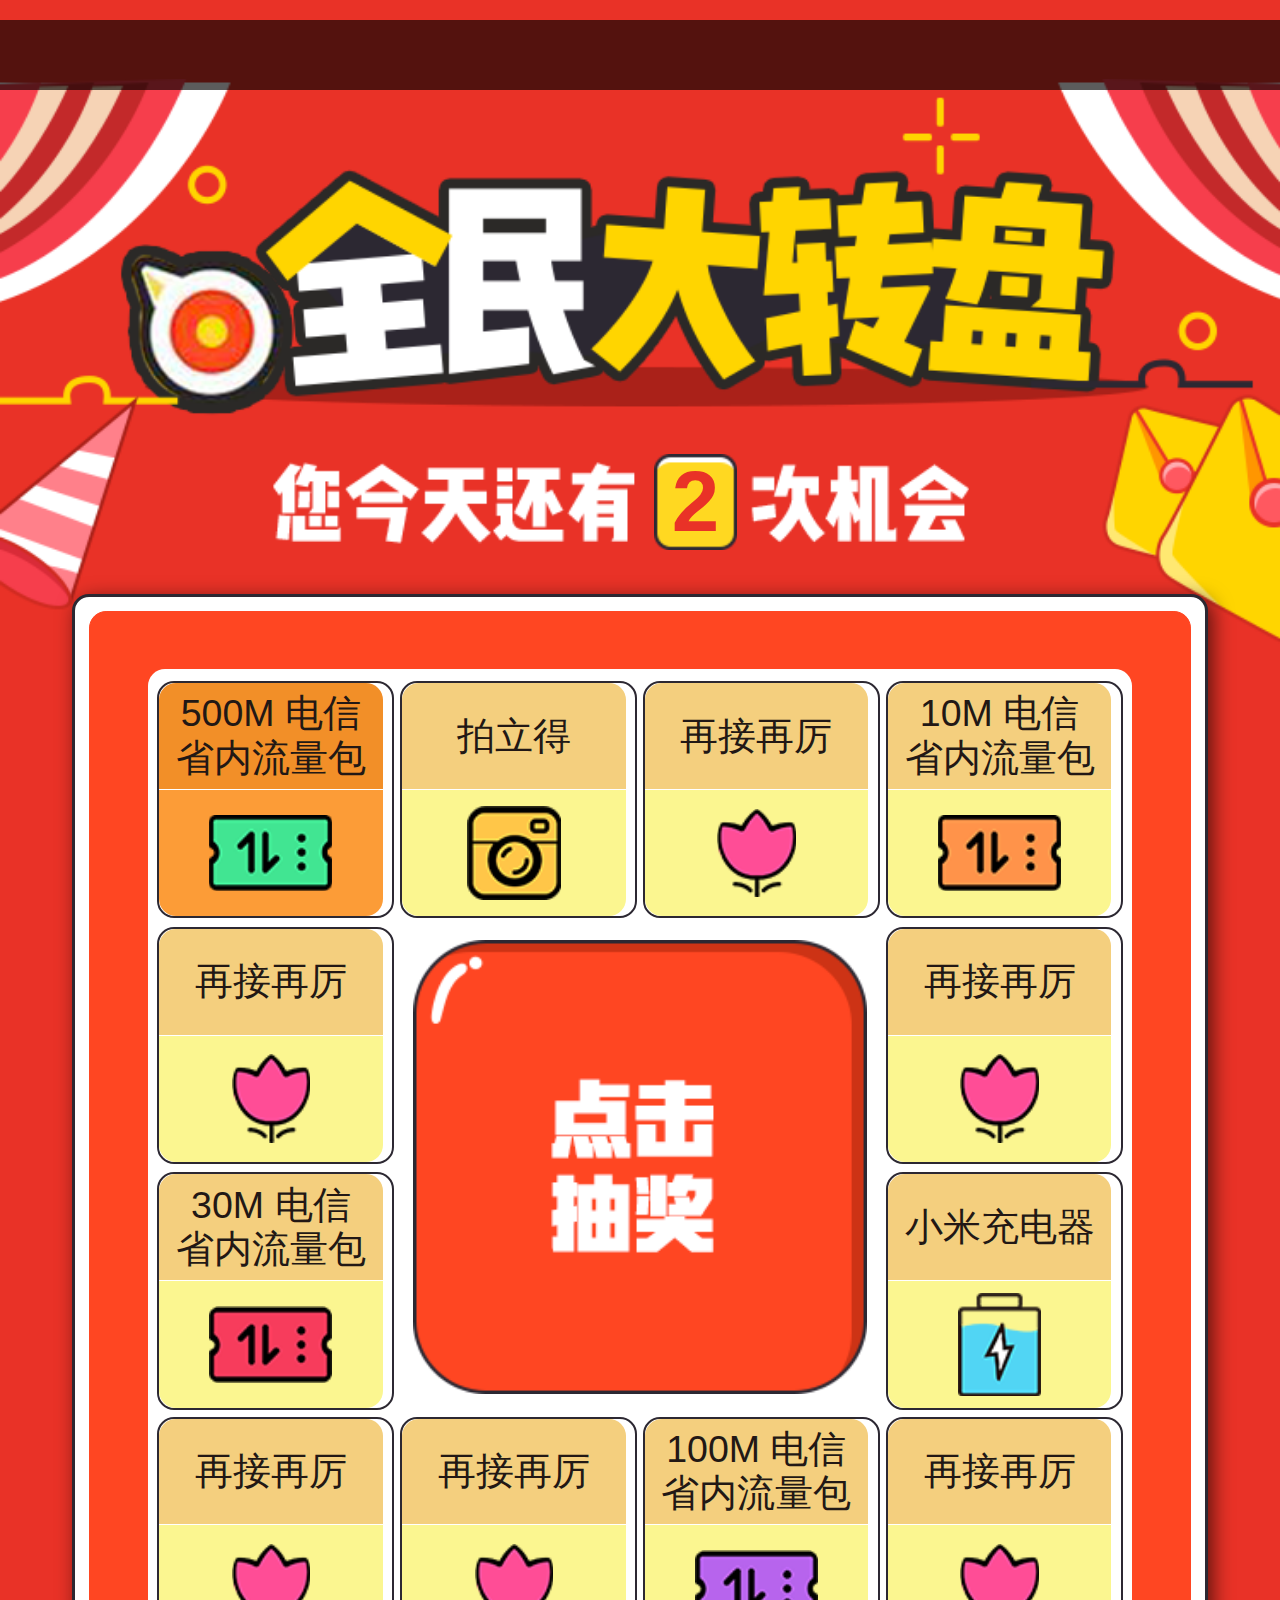
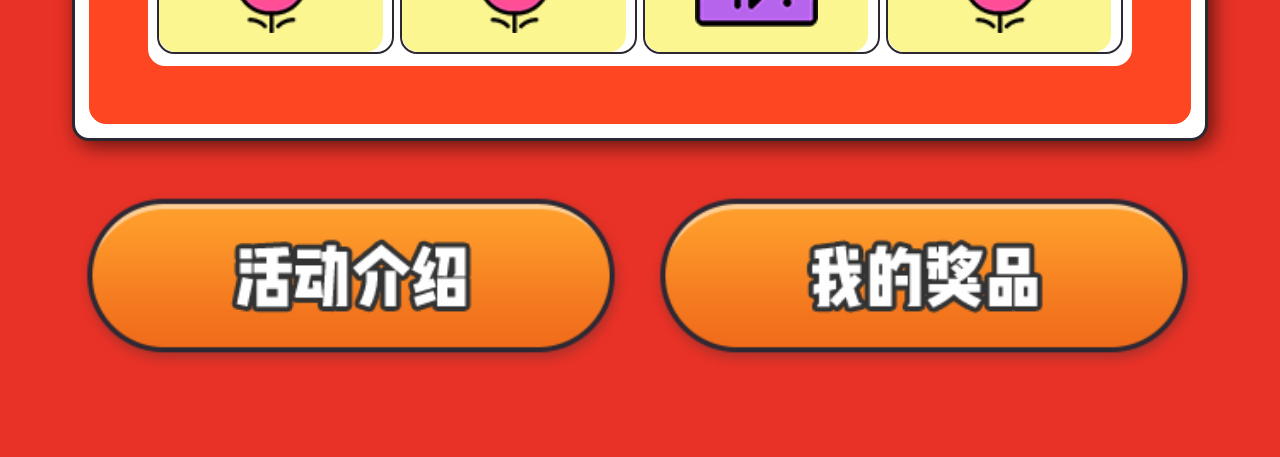
<file: index.html>
<!DOCTYPE html>
<html lang="en">
<head>
    <meta charset="UTF-8">
    <meta name="viewport"
          content="width=device-width, user-scalable=no, initial-scale=1.0, maximum-scale=1.0, minimum-scale=1.0">
    <title>天津电信微信客服</title>
    <link rel="stylesheet" href="css/reset.min.css">
    <link rel="stylesheet" href="css/style.css">
</head>
<body>
<section>
    <div class="topTextWrap">
        <div class="topTextInner">
            <p>
                <span>13651312162用户获得50元手机充值卷</span>
                <span>13651312162用户获得50元手机充值卷</span>
                <span>13651312162用户获得50元手机充值卷</span>
            </p>
        </div>
    </div>
    <header>
        <div>
            <span></span>
            <span id="num">2</span>
            <span></span>
        </div>
    </header>
    <section>
        <div class="wrapBox">
            <div class="middleBox">
                <div class="innerBox">
                    <ul>
                        <li class="active">
                            <span>500M&nbsp;电信<br>省内流量包</span>
                            <span>
                                <i></i>
                            </span>
                        </li>
                        <li>
                            <span>拍立得</span>
                            <span>
                                <i></i>
                            </span>
                        </li>
                        <li>
                            <span>再接再厉</span>
                            <span>
                                <i></i>
                            </span>
                        </li>
                        <li>
                            <span>10M&nbsp;电信<br>省内流量包</span>
                            <span>
                                <i></i>
                            </span>
                        </li>
                        <li>
                            <span>再接再厉</span>
                            <span>
                                <i></i>
                            </span>
                        </li>
                        <li>
                            <span>再接再厉</span>
                            <span>
                                <i></i>
                            </span>
                        </li>
                        <li>
                            <span>30M&nbsp;电信<br>省内流量包</span>
                            <span>
                                <i></i>
                            </span>
                        </li>
                        <li>
                            <span>小米充电器</span>
                            <span>
                                <i></i>
                            </span>
                        </li>
                        <li>
                            <span>再接再厉</span>
                            <span>
                                <i></i>
                            </span>
                        </li>
                        <li>
                            <span>再接再厉</span>
                            <span>
                                <i></i>
                            </span>
                        </li>
                        <li>
                            <span>100M&nbsp;电信<br>省内流量包</span>
                            <span>
                                <i></i>
                            </span>
                        </li>
                        <li>
                            <span>再接再厉</span>
                            <span>
                                <i></i>
                            </span>
                        </li>
                    </ul>
                    <div class="cjBtn"></div>
                </div>
            </div>
        </div>
    </section>
    <footer>
        <div id="hdBtn"></div>
        <div id="homeMyJpBtn"></div>
    </footer>
</section>
<!--遮罩层-->
<div class="mask" id="mask"></div>
<!--没机会弹窗-->
<div class="tc_1">
    <div>非常抱歉</div>
    <div>
        <p>您今天的抽奖机会已用光<br>明天再来吧</p>
        <div class="tcBtn">
            <p>确定</p>
        </div>
    </div>
</div>
<!--没奖品弹窗-->
<div id="tc-1" class="tc_1">
    <div>很遗憾</div>
    <div>
        <p>没抽中任何奖品<br>明日再接再厉</p>
        <div class="tcBtn">
            <p>确定</p>
        </div>
    </div>
</div>
<!--签到成功弹窗-->
<div id="tc-2" class="tc_2">
    <div>
        <div>
            签到成功
        </div>
        <span></span>
        <span></span>
    </div>
    <div>
        <p>恭喜您签到成功<br>赢得2次大转盘抽奖机会<br>快去试试你的手气吧！<br>分享朋友圈您会额外获得2次机会</p>
        <div class="tcBtn">
            <p>确定</p>
        </div>
    </div>
</div>
<!--中奖弹窗-->
<div id="tc-3" class="tc_2">
    <div>
        <div>
            中奖啦
        </div>
        <span></span>
        <span></span>
    </div>
    <div>
        <p>恭喜您抽中<span>20元电信话费</span>奖励<br>奖品已经放到奖品列表里</p>
        <div class="tcBtn">
            <p>确定</p>
        </div>
    </div>
</div>
<!--签到弹窗-->
<div id="tc-4" class="tc_3">
    <div>
        <span></span>
        <span class="tcClose"></span>
    </div>
    <div>
        <p>每日来签到<br>即可获得大转盘抽奖机会<br>分享朋友圈您会额外获得2次机会</p>
        <div class="tcBtn">
            <p>确定</p>
        </div>
    </div>
</div>
<!--活动规则弹窗-->
<div id="tc-5" class="tc_hdgz">
    <div>
        <span id="closeTc_5"></span>
        <span></span>
        活动规则
    </div>
    <div>
        <div>
            <p>
                <span>活动时间：</span>2017年9月20日-9月25日
            </p>
            <p>
                <span>奖项设置：</span>
            </p>
            <p>一等奖：100元京东电子卡</p>
            <p>二等奖：1G电信本地流量</p>
            <p>三等奖：10元电信话费</p>
            <p>参与奖：50M本地流量</p>
            <p>
                <span>活动规则：</span>
            </p>
            <p>每天默认一次翻牌机会，体验“中国电信天津客服”微信公众号中“轻松查”菜单内服务可额外获得一次，每天每位用户最多有两次机会；</p>
            <p>
                <span>说明：</span>
            </p>
            <p>1、活动奖励在中奖后五个工作日内充值到注册手机号中，可通过公众号点击菜单 “轻松查-更多服务-套餐余量”查询；</p>
            <p>2、京东电子卡有限期为自激活日期起36个月，京东卡不记名、不挂失、不计息、不兑换、不可修改密码，请妥善保管账号及密码。</p>
            <p>2、京东电子卡有限期为自激活日期起36个月，京东卡不记名、不挂失、不计息、不兑换、不可修改密码，请妥善保管账号及密码。</p>
            <p>2、京东电子卡有限期为自激活日期起36个月，京东卡不记名、不挂失、不计息、不兑换、不可修改密码，请妥善保管账号及密码。</p>
            <p>2、京东电子卡有限期为自激活日期起36个月，京东卡不记名、不挂失、不计息、不兑换、不可修改密码，请妥善保管账号及密码。</p>
        </div>
    </div>
</div>
</body>
</html>
<script src="js/jquery-1.10.1.min.js"></script>
<script src="js/index.js"></script>
</file>
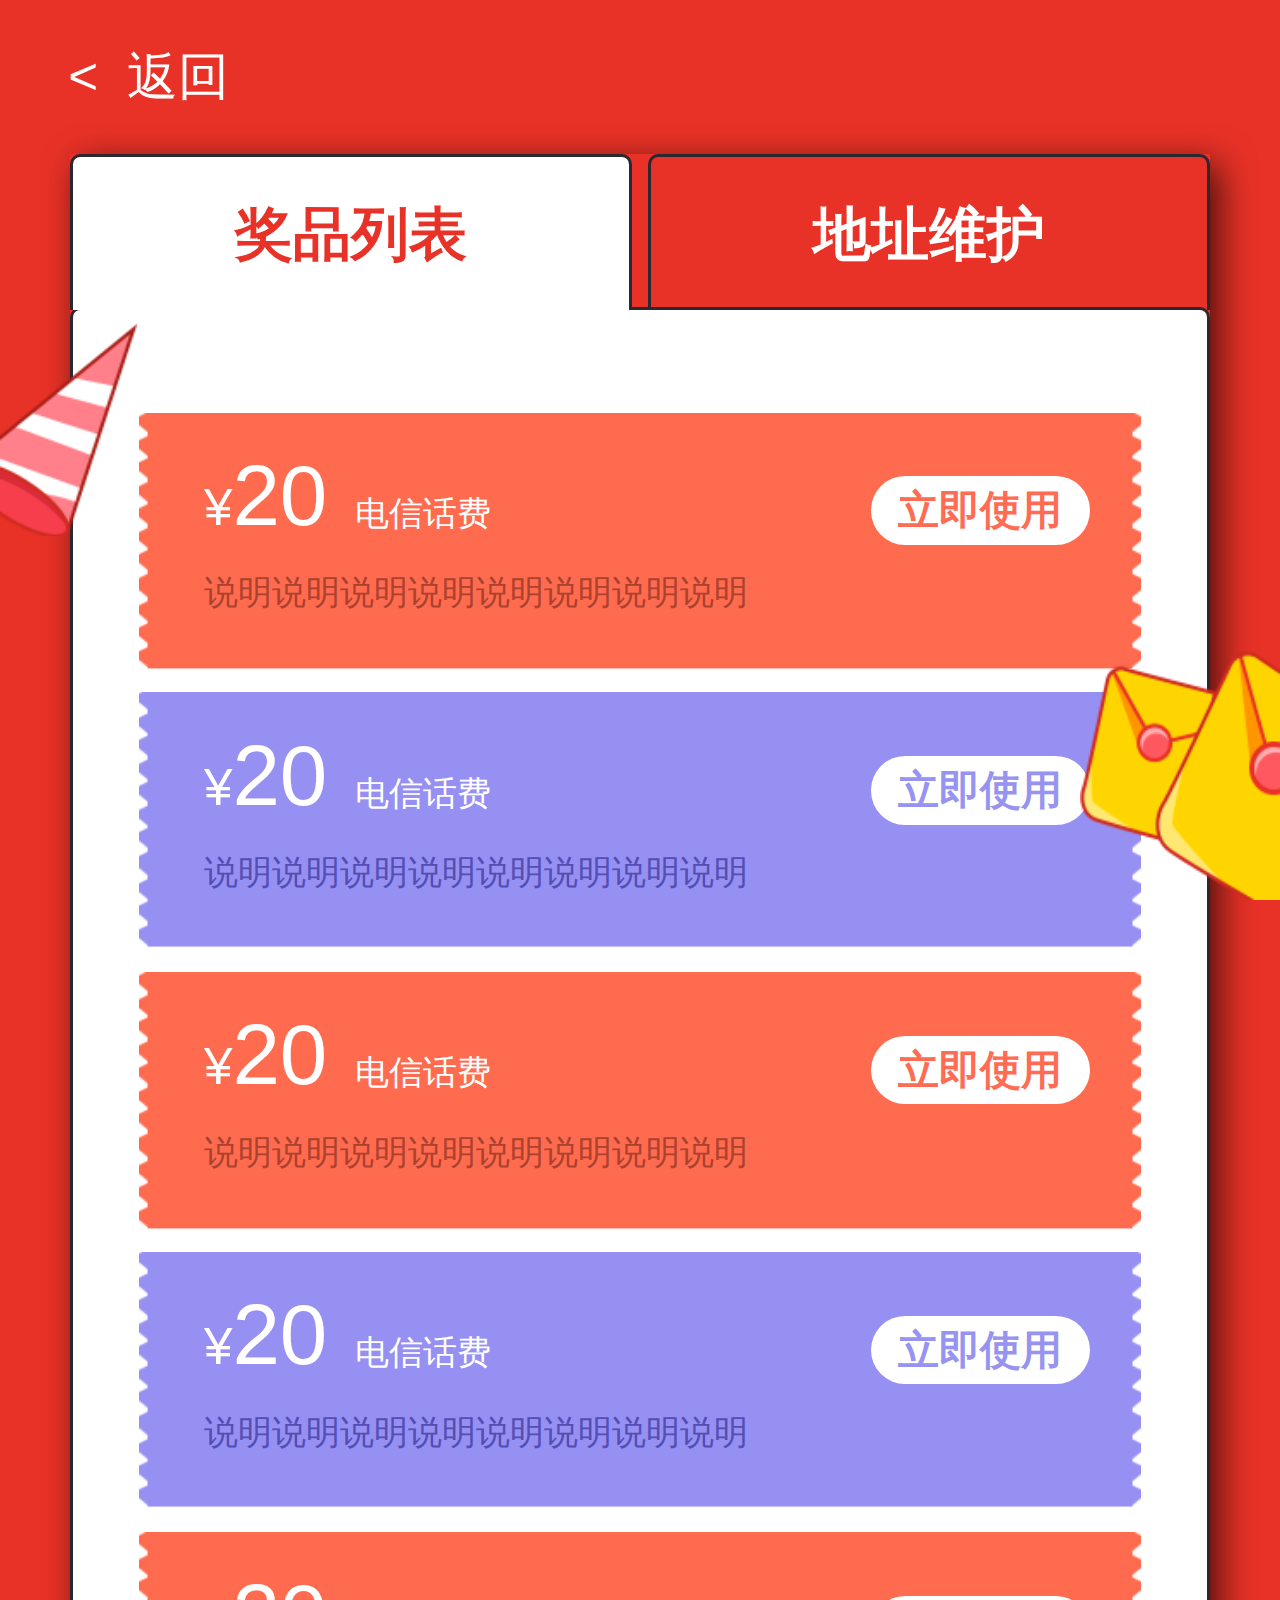
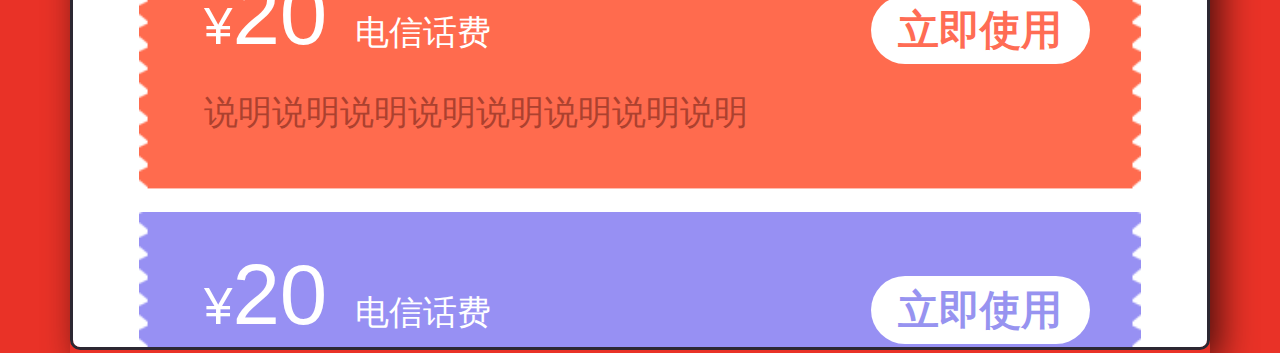
<file: index_02.html>
<!DOCTYPE html>
<html lang="en">
<head>
    <meta charset="UTF-8">
    <meta name="viewport"
          content="width=device-width, user-scalable=no, initial-scale=1.0, maximum-scale=1.0, minimum-scale=1.0">
    <title>天津电信微信客服</title>
    <link rel="stylesheet" href="css/reset.min.css">
    <link rel="stylesheet" href="css/style.css">
    <link rel="stylesheet" href="css/style_02.css">
</head>
<body>
<div class="top_nav">
    <a href="index.html">
        <&nbsp;&nbsp;返回
    </a>
</div>
<div class="tab-container">
    <div class="tab-btn">
        <ul>
            <li class="act">奖品列表</li>
            <li>地址维护</li>
        </ul>
    </div>
    <div class="tab-content">
        <div class="tab_01 tab-body">
            <ul>
                <li>
                    <div class="quan-top">
                        <div>
                            <span class="font-30">¥</span><span  class="font-50">20</span><span  class="font-20">电信话费</span>
                        </div>
                        <div>
                            <a href="">立即使用</a>
                        </div>
                    </div>
                    <div class="quan-bottom">
                        说明说明说明说明说明说明说明说明
                    </div>
                </li>
                <li class="purple">
                    <div class="quan-top">
                        <div>
                            <span class="font-30">¥</span><span  class="font-50">20</span><span  class="font-20">电信话费</span>
                        </div>
                        <div>
                            <a href="">立即使用</a>
                        </div>
                    </div>
                    <div class="quan-bottom">
                        说明说明说明说明说明说明说明说明
                    </div>
                </li>
                <li class="purple">
                    <div class="quan-top">
                        <div>
                            <span class="font-30">¥</span><span  class="font-50">20</span><span  class="font-20">电信话费</span>
                        </div>
                        <div>
                            <a href="">立即使用</a>
                        </div>
                    </div>
                    <div class="quan-bottom">
                        说明说明说明说明说明说明说明说明
                    </div>
                </li>
                <li class="purple">
                    <div class="quan-top">
                        <div>
                            <span class="font-30">¥</span><span  class="font-50">20</span><span  class="font-20">电信话费</span>
                        </div>
                        <div>
                            <a href="">立即使用</a>
                        </div>
                    </div>
                    <div class="quan-bottom">
                        说明说明说明说明说明说明说明说明
                    </div>
                </li>
                <li class="purple">
                    <div class="quan-top">
                        <div>
                            <span class="font-30">¥</span><span  class="font-50">20</span><span  class="font-20">电信话费</span>
                        </div>
                        <div>
                            <a href="">立即使用</a>
                        </div>
                    </div>
                    <div class="quan-bottom">
                        说明说明说明说明说明说明说明说明
                    </div>
                </li>
                <li class="purple">
                    <div class="quan-top">
                        <div>
                            <span class="font-30">¥</span><span  class="font-50">20</span><span  class="font-20">电信话费</span>
                        </div>
                        <div>
                            <a href="">立即使用</a>
                        </div>
                    </div>
                    <div class="quan-bottom">
                        说明说明说明说明说明说明说明说明
                    </div>
                </li>
                <li class="purple">
                    <div class="quan-top">
                        <div>
                            <span class="font-30">¥</span><span  class="font-50">20</span><span  class="font-20">电信话费</span>
                        </div>
                        <div>
                            <a href="">立即使用</a>
                        </div>
                    </div>
                    <div class="quan-bottom">
                        说明说明说明说明说明说明说明说明
                    </div>
                </li>
                <li class="purple">
                    <div class="quan-top">
                        <div>
                            <span class="font-30">¥</span><span  class="font-50">20</span><span  class="font-20">电信话费</span>
                        </div>
                        <div>
                            <a href="">立即使用</a>
                        </div>
                    </div>
                    <div class="quan-bottom">
                        说明说明说明说明说明说明说明说明
                    </div>
                </li>
                <li class="purple">
                    <div class="quan-top">
                        <div>
                            <span class="font-30">¥</span><span  class="font-50">20</span><span  class="font-20">电信话费</span>
                        </div>
                        <div>
                            <a href="">立即使用</a>
                        </div>
                    </div>
                    <div class="quan-bottom">
                        说明说明说明说明说明说明说明说明
                    </div>
                </li>
            </ul>
        </div>
        <div class="tab_02 tab-body">
            <div class="tab-inf">
                <div class="name">
                    <span>于婷</span>
                    <span>18222808373</span>
                </div>
                <div class="address">天津市那开区红旗南路王顶堤风苑南里小区5号楼6单元7门702</div>
            </div>
            <div class="add-btn">
                <span></span>
            </div>
        </div>
    </div>
</div>
<i class="icon_01"></i>
<i class="icon_02"></i>
<div class="modal">
    <div class="modal-content">
        <div class="modal-title">
            添加地址
        </div>
        <div class="modal-body">
            <input id="name" type="text" placeholder="请输入收件人姓名">
            <input id="telephone" type="text"  placeholder="请输入收件人手机号">
            <textarea id="place" placeholder="请输入详细地址"></textarea>
            <p>*注：地址提交后不可修改，请确认是否提交</p>
            <div class="modal-btn">
                <input id="modal-cancel" type="button" value="取消">
                <input id="modal-submit" type="button" value="提交">
            </div>
        </div>
    </div>
</div>
<div class="mask" id="mask"></div>
</body>
</html>
<script src="js/jquery-1.10.1.min.js"></script>
<script src="js/index.js"></script>
<script>
    
</script>
</file>
<file: css/style.css>
html,body{
    background-color: #e93227;
}
section .topTextWrap{
    position: fixed;
    top: 0.6rem;
    overflow: hidden;
    width: 37.5rem;
    height: 2.05rem;
    font-size: 1.1rem;
    line-height: 2.05rem;
    color: #ffffff;
    background-color: rgba(0,0,0,.64);
    z-index: 50;
}
section .topTextWrap .topTextInner{
    position: absolute;
    height: 2.05rem;
    white-space: nowrap;
}
section .topTextWrap .topTextInner p span{
    margin-left: 4.3rem;
}
header{
    margin-top: 2.3rem;
    width: 37.5rem;
    height: 16.6rem;
    background: url("../images/headerBg.png") center no-repeat;
    background-size: cover;
}
header div{
    padding-top: 11rem;
    display: flex;
    justify-items: center;
    margin: 0 auto;
    width: 21.5rem;
}
header div span{
    display: inline-block;
    height: 2.8rem;
}
header div span:nth-child(1){
    width: 11.15rem;
    background: url("../images/subTitle_01.png") center no-repeat;
    background-size: cover;
}
header div span:nth-child(2){
    width: 2.45rem;
    height: 2.8rem;
    font-size: 2.5rem;
    font-weight: bold;
    text-align: center;
    line-height: 2.8rem;
    color: #e93227;
    background: url("../images/numberBg.png") center no-repeat;
    background-size: cover;
}
header div span:nth-child(3){
    width: 6.8rem;
    background: url("../images/subTitle_03.png") center no-repeat;
    background-size: cover;
}
section .wrapBox{
    margin: -1.5rem auto;
    display: flex;
    align-items: center;
    justify-content: center;
    box-sizing: border-box;
    width: 33.3rem;
    height: 33.6rem;
    border: 3px solid #2c2832;
    border-radius: .5rem;
    background: #ffffff;
    box-shadow: 5px 5px 20px rgba(0,0,0,.6);
}
section .middleBox{
    display: flex;
    align-items: center;
    justify-content: center;
    box-sizing: border-box;
    width: 32.3rem;
    height: 32.6rem;
    border-radius: .5rem;
    border: 1px solid #ff4622;
    background-color: #ff4622;
}
section .innerBox{
    margin: 0 auto;
    position: relative;
    display: flex;
    justify-content: center;
    align-items: center;
    box-sizing: border-box;
    width: 28.8rem;
    height: 29.2rem;
    border-radius: .5rem;
    background-color: #ffffff;
}
section .innerBox .cjBtn{
    position: absolute;
    top: 0;
    bottom: 0;
    left: 0;
    right: 0;
    margin: auto;
    width: 13.3rem;
    height: 13.3rem;
    background: url("../images/cjBtn_actBg.png") center no-repeat;
    background-size: cover;
}
section .innerBox .cjBtn.default{
    background: url("../images/cjBtn_defaultBg.png") center no-repeat;
    background-size: cover;
}
section .innerBox ul{
    position: relative;
    width: 28.3rem;
    height: 28.5rem;
}
section .innerBox ul li{
    position: absolute;
    box-sizing: border-box;
    width: 6.95rem;
    height: 6.95rem;
    text-align: center;
    border: 2px solid #2c2832;
    border-radius: .5rem;
    background-color: #fff;
}
section .innerBox ul li:nth-child(2){
    left: 7.125rem;
}
section .innerBox ul li:nth-child(3){
    left: 14.225rem;
}
section .innerBox ul li:nth-child(4){
    right: 0;
}
section .innerBox ul li:nth-child(5){
    top: 7.2rem;
}
section .innerBox ul li:nth-child(6){
    top: 7.2rem;
    right: 0;
}
section .innerBox ul li:nth-child(7){
    top: 14.4rem;
}
section .innerBox ul li:nth-child(8){
    top: 14.4rem;
    right: 0;
}
section .innerBox ul li:nth-child(9){
    bottom: 0;
}
section .innerBox ul li:nth-child(10){
    bottom: 0;
    left: 7.125rem;
}
section .innerBox ul li:nth-child(11){
    bottom: 0;
    left: 14.225rem;
}
section .innerBox ul li:nth-child(12){
    bottom: 0;
    right: 0;
}
section .innerBox ul li.active span:nth-child(1){
    background-color: #f28f28;
}
section .innerBox ul li.active span:nth-child(2){
    background-color: #fc9c37;
}
section .innerBox ul li span{
    position: absolute;
    display: flex;
    align-items: center;
    justify-content: center;
    font-size: 1.1rem;
    line-height: 1.3rem;
    color: #221815;
    left: 0;
    width: 6.55rem;
}
section .innerBox ul li span:nth-child(1){
    height: 3.1rem;
    border-radius: .5rem .5rem 0 0;
    background-color: #f4cf7e;
}
section .innerBox ul li span:nth-child(2){
    bottom: 0;
    height: 3.7rem;
    border-radius: 0 0 .5rem .5rem;
    background-color: #fbf690;
}
section .innerBox ul li span:nth-child(2) i{
    display: block;
}
section .innerBox ul li:nth-child(1) span:nth-child(2) i{
    width: 3.6rem;
    height: 2.2rem;
    background: url("../images/jp_1.png") center no-repeat;
    background-size: cover;
}
section .innerBox ul li:nth-child(2) span:nth-child(2) i{
    width: 2.75rem;
    height: 2.75rem;
    background: url("../images/jp_2.png") center no-repeat;
    background-size: cover;
}
section .innerBox ul li:nth-child(3) span:nth-child(2) i{
    width: 2.3rem;
    height: 2.6rem;
    background: url("../images/jp_3.png") center no-repeat;
    background-size: cover;
}
section .innerBox ul li:nth-child(4) span:nth-child(2) i{
    width: 3.6rem;
    height: 2.2rem;
    background: url("../images/jp_4.png") center no-repeat;
    background-size: cover;
}
section .innerBox ul li:nth-child(5) span:nth-child(2) i{
    width: 2.3rem;
    height: 2.6rem;
    background: url("../images/jp_3.png") center no-repeat;
    background-size: cover;
}
section .innerBox ul li:nth-child(6) span:nth-child(2) i{
    width: 2.3rem;
    height: 2.6rem;
    background: url("../images/jp_3.png") center no-repeat;
    background-size: cover;
}
section .innerBox ul li:nth-child(7) span:nth-child(2) i{
    width: 3.6rem;
    height: 2.25rem;
    background: url("../images/jp_7.png") center no-repeat;
    background-size: cover;
}
section .innerBox ul li:nth-child(8) span:nth-child(2) i{
    width: 2.45rem;
    height: 3rem;
    background: url("../images/jp_5.png") center no-repeat;
    background-size: cover;
}
section .innerBox ul li:nth-child(9) span:nth-child(2) i{
    width: 2.3rem;
    height: 2.6rem;
    background: url("../images/jp_3.png") center no-repeat;
    background-size: cover;
}
section .innerBox ul li:nth-child(10) span:nth-child(2) i{
    width: 2.3rem;
    height: 2.6rem;
    background: url("../images/jp_3.png") center no-repeat;
    background-size: cover;
}
section .innerBox ul li:nth-child(11) span:nth-child(2) i{
    width: 3.6rem;
    height: 2.25rem;
    background: url("../images/jp_6.png") center no-repeat;
    background-size: cover;
}
section .innerBox ul li:nth-child(12) span:nth-child(2) i{
    width: 2.3rem;
    height: 2.6rem;
    background: url("../images/jp_3.png") center no-repeat;
    background-size: cover;
}
footer{
    position: relative;
    height: 10.75rem;
}
footer div{
    position: absolute;
    width: 16.2rem;
    height: 5.25rem;
    top: 3rem;
}
footer div:nth-child(1){
    left: 2.25rem;
    background: url("../images/hdBtn.png") center no-repeat;
    background-size: cover;
}
footer div:nth-child(2){
    right: 2.25rem;
    background: url("../images/jpBtn.png") center no-repeat;
    background-size: cover;
}

.mask{
    position: absolute;
    top: 0px;
    filter: alpha(opacity=80);
    background-color: #000;
    z-index: 100;
    left: 0px;
    opacity: 0.8;
    -moz-opacity: 0.8;
}

.tc_1{
    position: fixed;
    top: 16.7rem;
    left: 0;
    right: 0;
    margin: auto;
    width: 28.25rem;
    z-index: 200;
    display: none;
}
.tc_1 div:nth-child(1){
    width: 28.25rem;
    height: 5.45rem;
    font-size: 2rem;
    line-height: 5.45rem;
    color: #ffffff;
    text-align: center;
    border-radius: .5rem .5rem 0 0;
    background-color: #e93227;
}
.tc_1 div:nth-child(2),.tc_3 div:nth-child(2){
    padding: 2.8rem 0 2rem;
    width: 28.25rem;
    text-align: center;
    border-radius: 0 0 .5rem .5rem;
    background-color: #ffffff;
}
.tc_1 div:nth-child(2) p,.tc_2 div:nth-child(2) p,.tc_3 div:nth-child(2) p{
    font-size: 1.5rem;
    line-height: 2.5rem;
    color: #333333;
}
.tc_1 div:nth-child(2) .tcBtn,.tc_2 div:nth-child(2) .tcBtn,.tc_3 div:nth-child(2) .tcBtn{
    box-sizing: border-box;
    margin: 4rem auto 0;
    width: 22.95rem;
    height: 4.5rem;
    border-radius: 3rem;
    background: -webkit-gradient(linear,0 0,0 bottom,from(#ffa02d),to(#f16c1b));
}
.tc_1 div:nth-child(2) .tcBtn p,.tc_2 div:nth-child(2) .tcBtn p,.tc_3 div:nth-child(2) .tcBtn p{
    margin-top: -.3rem;
    font-size: 2rem;
    line-height: 0;
    color: #fefefe;
}
.tc_2{
    display: none;
    position: fixed;
    top: 16.7rem;
    left: 0;
    right: 0;
    margin: auto;
    width: 29.15rem;
    text-align: center;
    z-index: 200;
}
.tc_2 div:nth-child(1){
    position: relative;
    width: 29.15rem;
    height: 5.6rem;
}
.tc_2 div:nth-child(1) div{
    position: absolute;
    width: 29.15rem;
    height: 5.6rem;
    line-height: 5.6rem;
    font-size: 2rem;
    border-radius: .5rem;
    color: #ffffff;
    background-color: #e93227;
    z-index: 200;
}
.tc_2 div:nth-child(1) span{
    position: absolute;
    top: 3rem;
    left: -2rem;
    margin: auto;
    width: 2.4rem;
    height: 3.7rem;
    background: url("../images/tcBg_L.png") center no-repeat;
    background-size: cover;
    z-index: 150;
}
.tc_2 div:nth-child(1) span:nth-child(2){
    left: 28.5rem;
    background: url("../images/tcBg_R.png") center no-repeat;
    background-size: cover;
}
.tc_2 div:nth-child(2){
    margin: 0 auto;
    padding: 2.8rem 0 2rem;
    width: 28.25rem;
    border-radius: 0 0 .5rem .5rem;
    background-color: #ffffff;
}
.tc_2 div:nth-child(2) .tcBtn{
    width: 22.9rem;
}

.tc_3{
    display: none;
    position: fixed;
    top: 10.85rem;
    left: 0;
    right: 0;
    margin: auto;
    width: 30rem;
    z-index: 200;
}
.tc_3 div:nth-child(1){
    position: relative;
    width: 100%;
    height: 17.8rem;
    border-radius: .5rem .5rem 0 0;
    background-color: #47b751;
}
.tc_3 div:nth-child(1) span:nth-child(1){
    position: absolute;
    top: 1.5rem;
    left: 0;
    right: 0;
    margin: auto;
    width: 21.2rem;
    height: 13.25rem;
    background: url("../images/tc_3Header.png") center no-repeat;
    background-size: cover;
}
.tc_3 div:nth-child(1) span:nth-child(2){
    position: absolute;
    top: 1rem;
    right: 1rem;
    width: 2rem;
    height: 2rem;
    background: url("../images/tcClose.png") center no-repeat;
    background-size: cover;
}
.tc_3 div:nth-child(2){
    width: 100%;
}
.tc_hdgz{
    display: none;
    position: fixed;
    top: 11.5rem;
    left: 0;
    right: 0;
    margin: auto;
    width: 31.2rem;
    z-index: 200;
}
.tc_hdgz>div:nth-child(1){
    position: relative;
    width: 31.2rem;
    height: 4rem;
    font-size: 1.5rem;
    text-align: center;
    line-height: 4rem;
    border-radius: .5rem .5rem 0 0;
    color: #ffffff;
    background-color: #e93227;
}
.tc_hdgz>div:nth-child(1) span:nth-child(1){
    position: absolute;
    top: -3.4rem;
    right: 0;
    width: 2rem;
    height: 2rem;
    background: url("../images/tcClose.png") center no-repeat;
    background-size: cover;
}
.tc_hdgz>div:nth-child(1) span:nth-child(2){
    position: absolute;
    right: 1rem;
    top: -1.4rem;
    width: 1px;
    height: 1.4rem;
    background-color: #ffffff;
}
.tc_hdgz div:nth-child(2){
    padding: 2.2rem 2.5rem 2rem 1.6rem;
    width: 27.1rem;
    height: 34.2rem;
    border-radius: 0 0 .5rem .5rem;
    background-color: #ffffff;
    overflow: scroll;
}
.tc_hdgz div:nth-child(2)>div p{
    font-size: 1.1rem;
    line-height: 2rem;
    color: #333333;
}
.tc_hdgz div:nth-child(2)>div p span{
    font-weight: bold;
}
</file>
<file: css/style_02.css>
body{
    width: 37.5rem;
    overflow-x: hidden;
}
.top_nav {
    display: flex;
    display: -webkit-flex;
    justify-content: space-between;
    height: 4.5rem;
    padding: 0 2rem;
    line-height: 4.5rem;
    font-size: 1.5rem;
}
.top_nav a {
    width: 6rem;
    color: #fefefe;
}
.tab-container {
    width: 33.4rem;
    margin: 0 auto;
}
.tab-btn ul {
    display: flex;
    display: -webkit-flex;
    justify-content: space-between;
}
.tab-btn ul li {
    position: relative;
    width: 16.3rem;
    height: 4.5rem;
    line-height: 4.5rem;
    font-size: 1.7rem;
    font-weight: 700;
    text-align: center;
    background-color: #e93227;
    color: #fff;
    border-radius: 0.3rem 0.3rem 0 0;
    border: 0.1rem solid #2c2832;
    border-bottom: none;
    z-index: 30;
}
.tab-btn ul li.act {
    background-color: #ffffff;
    color: #e93227;
    z-index: 50;
}
.tab-content {
    position: relative;
    top: -3px;
    height: 47.95rem;
    overflow-y: scroll;
    border-radius: 0.3rem;
    border: 0.1rem solid #2c2832;
    background-color: #ffffff;
    z-index: 40;
}
.tab_01 {
    padding-top: 3rem;
}
.tab_01 li {
    width: 29.35rem;
    height: 7.55rem;
    margin: 0 auto;
    margin-bottom: 0.65rem;
    padding-left: 1.9rem;
    padding-right: 1.5rem;
    background-image: url("../images/bgList.png");
    background-repeat: no-repeat;
    background-position: 0 -47.75rem;
    background-size: 37.5rem 66.7rem;
    box-sizing:border-box;
    -webkit-box-sizing: border-box;
}
.tab_01 li:nth-child(even) {
    background-position: 0 -55.85rem;
}
.tab_01 li .quan-top {
    display: flex;
    display: -webkit-flex;
    padding-top: 1rem;
    justify-content: space-between;
    align-items: flex-end;
    color: #fff;
}
.tab_01 li .quan-top a {
    display: block;
    width: 6.4rem;
    height: 2rem;
    line-height: 2rem;
    background-color: #ffffff;
    color: #ff6c54;
    font-size: 1.2rem;
    font-weight: 700;
    text-align: center;
    border-radius: 1rem;
}
.tab_01 li:nth-child(even) .quan-top a {
    color: #9793f0;
}
.tab_01 li .quan-top span.font-30 {
    font-size: 1.5rem;
}
.tab_01 li .quan-top span.font-50 {
    font-size: 2.5rem;
}
.tab_01 li .quan-top span.font-20 {
    font-size: 1rem;
    margin-left: 0.8rem;
}
.tab_01 li .quan-bottom {
    margin-top: 0.75rem;
    font-size: 1rem;
    color: #ac412f;
}
.tab_01 li.quan-bottom {
    color: #ac412f;
}
.tab_01 li:nth-child(even) .quan-bottom {
    color: #524eb4;
}
.tab-container {
    position: relative;
    box-shadow: 0.3rem 0.3rem 1rem rgba(0, 0, 0, .7);
}
.icon_01 {
    position: absolute;
    top: 9.5rem;
    left: 0;
    width: 4rem;
    height: 6.2rem;
    background-image: url("../images/icon_01.png");
    background-repeat: no-repeat;
    background-position: 0 0;
    background-size: 100% 100%;
    z-index: 500;
}
.icon_02 {
position: absolute;
    bottom: 0;
    right: 0;
    width: 5.85rem;
    height: 7.95rem;
    background-image: url("../images/icon_02.png");
    background-repeat: no-repeat;
    background-position: 0 0;
    background-size: 100% 100%;
    z-index: 500;
}
.tab_02 {
    display: none;
    padding-top: 7rem;
}
.tab-inf {
    line-height: 1.5em;
    font-size: 1.3rem;
    color: #333333;
    padding: 0 3.2rem;
    margin-bottom: 3rem;
}
.tab-inf .name {
    display: flex;
    display: -webkit-flex;
    justify-content: space-between;
    margin-bottom: 1.5rem;
}
.tab-inf .address {
    padding-right: 1.5rem;
}
.add-btn {
    margin-top: 6rem;
}
.add-btn span {
    display: block;
    width: 31.6rem;
    height: 5.25rem;
    margin: 0 auto;
    background-image: url("../images/addAddressBtn.png");
    background-repeat: no-repeat;
    background-position: 0 0;
    background-size: 100% 100%;
}
.modal {
    display: none;
    position: fixed;
    top: 0;
    left: 0;
    right: 0;
    bottom: 0;
    z-index: 600;
}
.modal-content {
    width: 27.8rem;
    margin: 8.5rem auto;
    border-radius: 0.5rem;
    overflow: hidden;
}
.modal-title {
    height: 5.4rem;
    line-height: 5.4rem;
    font-size: 1.7rem;
    color: #ffffff;
    text-align: center;
    background-color: #e93227;
}
.modal-body {
    padding: 2.2rem 1.3rem 1.7rem;
    background-color: #ffffff;
}
.modal-body input[type="text"] {
    width: 100%;
    height: 4rem;
    line-height: 4rem;
    padding: 0 1rem;
    margin-bottom: 1rem;
    box-sizing: border-box;
    -webkit-box-sizing: border-box;
    border: none;
    background-color: #e6e6e6;
    border-radius: 0.5rem;
    font-size: 1.3rem;
    color: #333333;
}
.modal-body textarea {
    width: 100%;
    height: 8.5rem;
    padding: 1rem;
    font-size: 1.3rem;
    color: #333333;
    border: none;
    box-sizing: border-box;
    background-color: #e6e6e6;
    -webkit-box-sizing: border-box;
    border-radius: 0.5rem;
    font-family: 'Microsoft YaHei';
}
.modal-body p {
    line-height: 2em;
    font-size: 1.1rem;
    color: #e93227;
}
.modal-body .modal-btn {
    display: flex;
    display: -webkit-flex;
    justify-content: space-between;
    margin-top: 1.5rem;
}
.modal-body .modal-btn input {
    width: 11.35rem;
    height: 3.5rem;
    background-image: url("../images/icon_03.png");
    background-repeat: no-repeat;
    background-position: 0 0;
    background-size: 100% 100%;
    font-size: 1.5rem;
    color: #fefefe;
    background-color: transparent;
    border: none;
}
</file>
